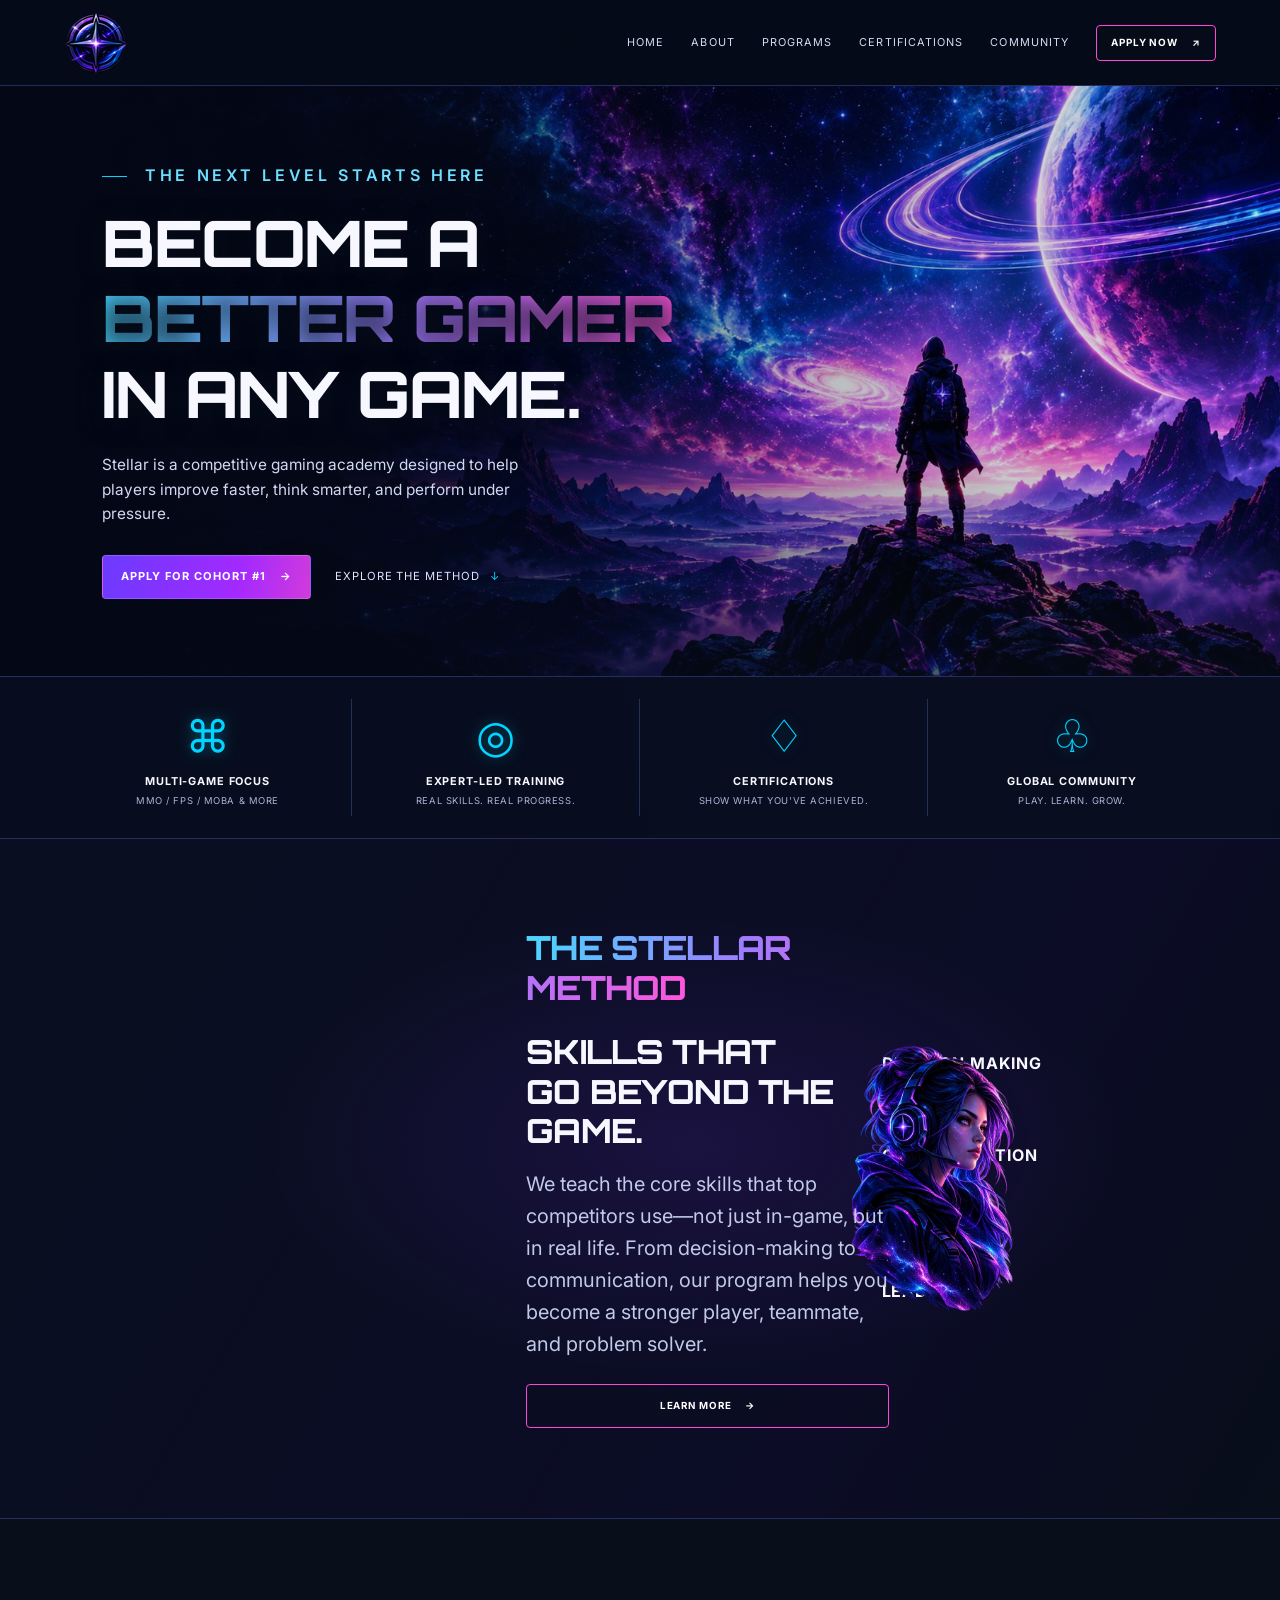
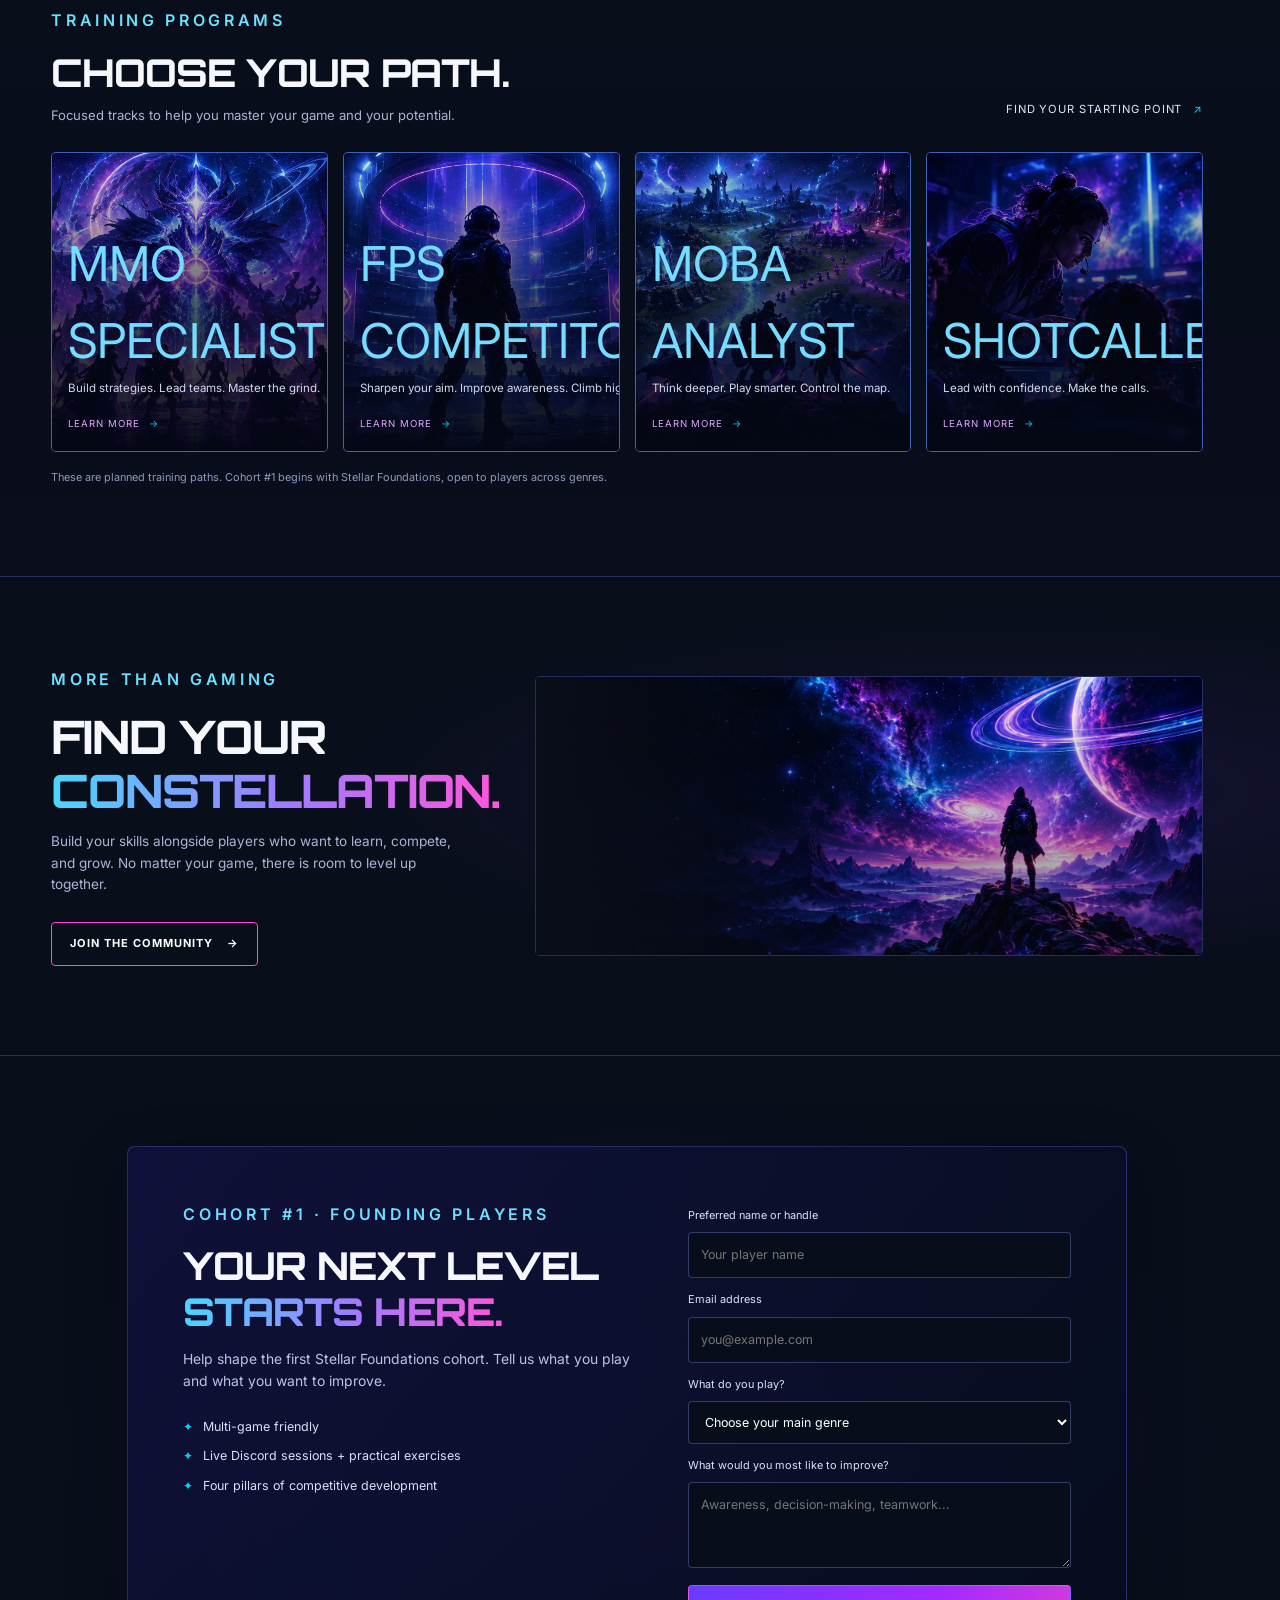
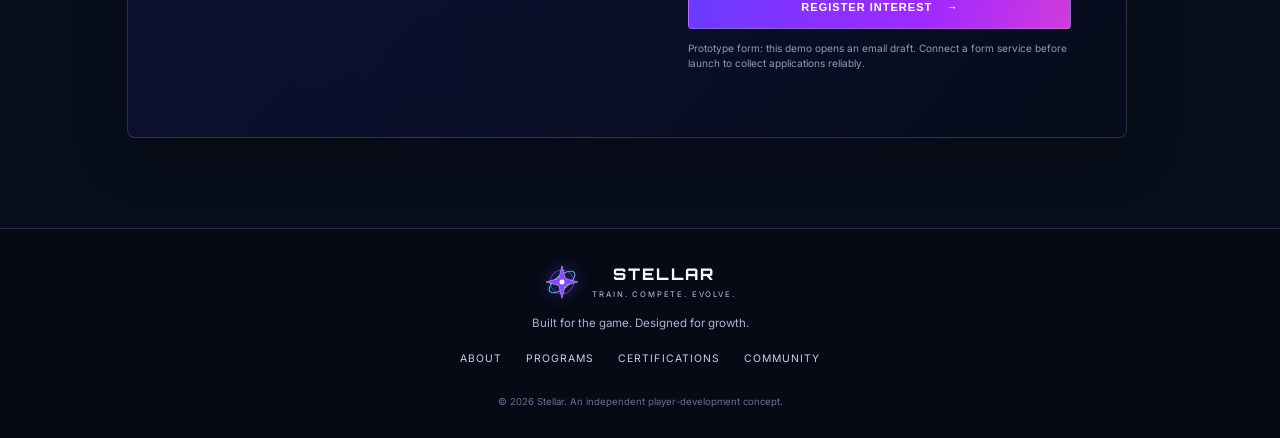
<file: index.html>
<!doctype html>
<html lang="en">
<head>
  <meta charset="utf-8">
  <meta name="viewport" content="width=device-width, initial-scale=1">
  <meta name="theme-color" content="#080e1a">
  <meta name="description" content="Stellar is a multi-game training community helping players improve awareness, decision-making, communication, and deliberate practice.">
  <title>Stellar — Train. Compete. Evolve.</title>
  <link rel="preconnect" href="https://fonts.googleapis.com">
  <link rel="preconnect" href="https://fonts.gstatic.com" crossorigin>
  <link href="https://fonts.googleapis.com/css2?family=Inter:wght@400;500;600;700&family=Orbitron:wght@500;600;700;800&display=swap" rel="stylesheet">
  <link rel="stylesheet" href="styles.css">
</head>
<body>
  <div class="site-shell">
    <header class="site-header">
      <div><img src="assets/favicon.png" alt="Stellar logo" loading="lazy"></div>
      <button class="menu-toggle" aria-label="Open navigation" aria-expanded="false" aria-controls="primary-nav"><span></span><span></span><span></span></button>
      <nav id="primary-nav" class="primary-nav" aria-label="Main navigation">
        <a href="#home">Home</a><a href="#about">About</a><a href="#programs">Programs</a><a href="#certifications">Certifications</a><a href="#community">Community</a>
        <a class="button button-outline nav-cta" href="#apply">Apply now <span aria-hidden="true">↗</span></a>
      </nav>
    </header>

    <main>
      <section class="hero" id="home" aria-labelledby="hero-title">
        <div class="hero-image" role="img" aria-label="A lone gamer looks across a luminous purple and blue cosmic landscape"></div>
        <div class="hero-shade"></div>
        <div class="hero-content">
          <p class="eyebrow"><span class="eyebrow-line"></span> THE NEXT LEVEL STARTS HERE</p>
          <h1 id="hero-title">BECOME A<br><span>BETTER GAMER</span><br>IN ANY GAME.</h1>
          <p class="hero-copy">Stellar is a competitive gaming academy designed to help players improve faster, think smarter, and perform under pressure.</p>
          <div class="hero-actions"><a class="button button-primary" href="#apply">Apply for Cohort #1 <span aria-hidden="true">→</span></a><a class="text-link" href="#method">Explore the method <span aria-hidden="true">↓</span></a></div>
        </div>
      </section>

      <section class="feature-strip" aria-label="What Stellar offers">
        <article class="feature"><span class="feature-icon" aria-hidden="true">⌘</span><h2>Multi-game focus</h2><p>MMO / FPS / MOBA &amp; more</p></article>
        <article class="feature"><span class="feature-icon" aria-hidden="true">◎</span><h2>Expert-led training</h2><p>Real skills. Real progress.</p></article>
        <article class="feature"><span class="feature-icon" aria-hidden="true">♢</span><h2>Certifications</h2><p>Show what you've achieved.</p></article>
        <article class="feature"><span class="feature-icon" aria-hidden="true">♧</span><h2>Global community</h2><p>Play. Learn. Grow.</p></article>
      </section>

      <section class="method-section section-pad" id="method">
        <div class="method-copy" id="about">
          <h2 class="eyebrow"><span><u>THE STELLAR METHOD</u></span></h2>
          <br/>
          <h2>SKILLS THAT<br>GO BEYOND THE GAME.</h2>
          <p>We teach the core skills that top competitors use—not just in-game, but in real life. From decision-making to communication, our program helps you become a stronger player, teammate, and problem solver.</p>
          <a class="button button-outline" href="#pillars">LEARN MORE <span aria-hidden="true">→</span></a>
        </div>
        <div aria-hidden="true"><img class="image-break" src="assets/gamer-portrait.png" alt="" loading="lazy"></div>
        <div class="method-pillars" id="pillars">
                    <div class="mini-pillar"><span></span>
                      <div><strong>Decision Making</strong></div>
                    </div>
                    <div class="mini-pillar"><span></span>
                      <div><strong>Awareness</strong></div>
                    </div>
                    <div class="mini-pillar"><span></span>
                      <div><strong>Communication</strong></div>
                    </div>
                    <div class="mini-pillar"><span></span>
                      <div><strong>Teamwork</strong></div>
                    </div>
                    <div class="mini-pillar"><span></span>
                      <div><strong>Consistency</strong></div>
                    </div>
                    <div class="mini-pillar"><span></span>
                      <div><strong>Leadership</strong></div>
                    </div>
        </div>
        
      </section>

      <section class="programs-section section-pad" id="programs">
        <div class="section-heading"><div><p class="eyebrow">TRAINING PROGRAMS</p><h2>CHOOSE YOUR PATH.</h2><p class="section-intro">Focused tracks to help you master your game and your potential.</p></div><a class="text-link desktop-link" href="#apply">Find your starting point <span aria-hidden="true">↗</span></a></div>
        <div class="program-grid">
          <article class="program-card"><img src="assets/mmo-specialist.jpg" alt="Fantasy MMO-style party facing a glowing cosmic encounter" loading="lazy"><div class="card-overlay"></div><div class="program-content"><span class="program-number">MMO SPECIALIST</span><p>Build strategies. Lead teams. Master the grind.</p><a href="#apply" aria-label="Learn more about MMO Specialist">Learn more <span>→</span></a></div></article>
          <article class="program-card"><img src="assets/fps-competitor.jpg" alt="Armored sci-fi competitor in a neon arena" loading="lazy"><div class="card-overlay"></div><div class="program-content"><span class="program-number">FPS COMPETITOR</span><p>Sharpen your aim. Improve awareness. Climb higher.</p><a href="#apply" aria-label="Learn more about FPS Competitor">Learn more <span>→</span></a></div></article>
          <article class="program-card"><img src="assets/moba-analyst.jpg" alt="Fantasy multiplayer strategy battlefield under a purple-blue sky" loading="lazy"><div class="card-overlay"></div><div class="program-content"><span class="program-number">MOBA ANALYST</span><p>Think deeper. Play smarter. Control the map.</p><a href="#apply" aria-label="Learn more about MOBA Analyst">Learn more <span>→</span></a></div></article>
          <article class="program-card"><img src="assets/shotcaller.jpg" alt="Team leader coordinating players in a dark esports room" loading="lazy"><div class="card-overlay"></div><div class="program-content"><span class="program-number">SHOTCALLER</span><p>Lead with confidence. Make the calls.</p><a href="#apply" aria-label="Learn more about Shotcaller">Learn more <span>→</span></a></div></article>
        </div>
        <p class="program-note">These are planned training paths. Cohort #1 begins with Stellar Foundations, open to players across genres.</p>
      </section>

      <section class="community-section section-pad" id="community">
        <div><p class="eyebrow">MORE THAN GAMING</p><h2>FIND YOUR<br><span>CONSTELLATION.</span></h2><p>Build your skills alongside players who want to learn, compete, and grow. No matter your game, there is room to level up together.</p><a class="button button-outline" href="#apply">Join the community <span aria-hidden="true">→</span></a></div>
        <div class="community-art" aria-hidden="true"><img src="assets/hero-cosmic.jpg" alt="" loading="lazy"></div>
      </section>

      <section class="apply-section section-pad" id="apply">
        <div class="apply-panel"><div class="apply-copy"><p class="eyebrow">COHORT #1 · FOUNDING PLAYERS</p><h2>YOUR NEXT LEVEL<br><span>STARTS HERE.</span></h2><p>Help shape the first Stellar Foundations cohort. Tell us what you play and what you want to improve.</p><ul><li>Multi-game friendly</li><li>Live Discord sessions + practical exercises</li><li>Four pillars of competitive development</li></ul></div>
          <form class="apply-form" id="interest-form">
            <label for="player-name">Preferred name or handle</label><input id="player-name" name="name" autocomplete="nickname" required placeholder="Your player name">
            <label for="player-email">Email address</label><input id="player-email" name="email" type="email" autocomplete="email" required placeholder="you@example.com">
            <label for="player-game">What do you play?</label><select id="player-game" name="game" required><option value="" disabled selected>Choose your main genre</option><option>MMO</option><option>FPS</option><option>MOBA</option><option>Multiple genres</option><option>Other</option></select>
            <label for="player-goal">What would you most like to improve?</label><textarea id="player-goal" name="goal" rows="3" placeholder="Awareness, decision-making, teamwork..."></textarea>
            <button class="button button-primary form-submit" type="submit">Register interest <span aria-hidden="true">→</span></button>
            <p class="form-note">Prototype form: this demo opens an email draft. Connect a form service before launch to collect applications reliably.</p>
            <p class="form-status" id="form-status" role="status" aria-live="polite"></p>
          </form>
        </div>
      </section>
    </main>

    <footer class="site-footer">
      <a class="brand footer-brand" href="#home" aria-label="Stellar home"><svg class="brand-mark" viewBox="0 0 100 100" aria-hidden="true"><circle cx="50" cy="50" r="33" fill="none" stroke="#8c45ff" stroke-width="2"/><ellipse cx="50" cy="50" rx="43" ry="18" fill="none" stroke="#45d8ff" stroke-width="2.6" transform="rotate(-38 50 50)"/><path d="M50 5 59 40 94 50 59 60 50 95 41 60 6 50 41 40Z" fill="#8c45ff" stroke="#d9faff" stroke-width="1.2"/><circle cx="50" cy="50" r="7" fill="#fff"/></svg><span class="brand-copy"><span class="brand-name">STELLAR</span><span class="brand-tagline">TRAIN. COMPETE. EVOLVE.</span></span></a>
      <p>Built for the game. Designed for growth.</p>
      <div class="footer-links"><a href="#about">About</a><a href="#programs">Programs</a><a href="#certifications">Certifications</a><a href="#community">Community</a></div>
      <small>© <span id="year"></span> Stellar. An independent player-development concept.</small>
    </footer>
  </div>
  <script src="script.js"></script>
</body>
</html>
</file>
<file: styles.css>
:root {
  --deep:#080e1a;
  --midnight:#111240;
  --purple:#6a3bff;
  --violet:#8c45ff;
  --magenta:#ff46d6;
  --cyan:#00d4ff;
  --white:#f7f8ff;
  --muted:#aab4d5;
  --line:rgba(107,135,255,.28);
  --font-head:'Orbitron',sans-serif;
  --font-body:'Inter',sans-serif;
--content:1240px}

* {
box-sizing:border-box}

html {
  scroll-behavior:smooth;
scroll-padding-top:90px}

body {
  margin:0;
  background:var(--deep);
  color:var(--white);
  font-family:var(--font-body);
line-height:1.6}

a {
  color:inherit;
text-decoration:none}

img {
  display:block;
max-width:100%}

.site-shell {
  max-width: 100%;
  margin: 0;
  overflow: hidden;
  background: radial-gradient(
    ellipse at 75% 0%,
    rgba(66, 34, 145, 0.16),
    transparent 35%
  ), var(--deep);
}

.site-header {
  height:86px;
  display:flex;
  align-items:center;
  justify-content:space-between;
  gap:30px;
  padding:0 clamp(20px,5vw,76px);
  border-bottom:1px solid var(--line);
  background:rgba(5,10,24,.9);
  position:sticky;
  top:0;
  z-index:20;
backdrop-filter:blur(16px)}

.brand {
  display:flex;
  align-items:center;
  gap:12px;
flex-shrink:0}

.brand-mark {
  width:45px;
  height:45px;
filter:drop-shadow(0 0 8px rgba(140,69,255,.5))}

.brand-copy {
  display:flex;
  flex-direction:column;
line-height:1.2}

.brand-name {
  font-family:var(--font-head);
  font-weight:800;
  font-size:1.18rem;
letter-spacing:.13em}

.brand-tagline {
  font-size:.57rem;
  letter-spacing:.24em;
  color:#b7c4ee;
margin-top:6px}

.primary-nav {
  display:flex;
  align-items:center;
gap:clamp(15px,2.1vw,32px)}

.primary-nav>a:not(.button) {
  border:transparent;
  font-size:.68rem;
  letter-spacing:.1em;
  text-transform:uppercase;
  color:#d5dbf3;
transition:color .2s}

.primary-nav>a:not(.button):hover,.footer-links a:hover {
color:var(--cyan)}

.button {
  min-height:44px;
  padding:12px 18px;
  display:inline-flex;
  align-items:center;
  justify-content:center;
  gap:14px;
  border-radius:4px;
  text-transform:uppercase;
  font-size:.69rem;
  letter-spacing:.09em;
  font-weight:700;
  transition:transform .2s,box-shadow .2s,border-color .2s;
cursor:pointer}

.button:hover {
  transform:translateY(-2px);
box-shadow:0 0 24px rgba(106,59,255,.3)}

.button-primary {
  background:linear-gradient(105deg,var(--purple),#a329ff 65%,#d13bdb);
  border:1px solid rgba(255,255,255,.18);
color:white}

.button-outline {
  background:rgba(8,14,26,.25);
  border:1px solid var(--magenta);
color:#fff}

.nav-cta {
  min-height:36px;
  padding:8px 14px;
font-size:.62rem}

.menu-toggle {
  display:none;
  background:none;
  border:0;
padding:8px}

.menu-toggle span {
  display:block;
  width:25px;
  height:2px;
  margin:5px;
background:white}

.hero {
  position:relative;
  min-height:590px;
  display:flex;
  align-items:center;
  padding:75px clamp(24px,8vw,120px);
  isolation:isolate;
overflow:hidden}

.hero-image,.hero-shade {
  position:absolute;
  inset:0;
z-index:-2}

.hero-image {
    width: 100%;
    background-image: url('../../assets/hero-cosmic.jpg');
    background-size: cover;
    background-position: center 48%;
    transform: scale(1.015);
}

.hero-shade {
  z-index:-1;
background:linear-gradient(90deg,rgba(4,8,22,.96) 0%,rgba(4,8,22,.83) 28%,rgba(4,8,22,.28) 62%,rgba(4,8,22,.08) 100%),linear-gradient(0deg,rgba(8,14,26,.6),transparent 35%)}

.hero-content {
max-width:580px}

.eyebrow {
  font-size:1rem;
  text-transform:uppercase;
  letter-spacing:.23em;
  color:#6fdfff;
  margin:0 0 16px;
font-weight:600}

.eyebrow-line {
  display:inline-block;
  width:25px;
  height:1px;
  background:var(--cyan);
  vertical-align:middle;
margin-right:10px}

.hero h1,.method-copy h2,.section-heading h2,.community-section h2,.apply-copy h2 {
  font-family:var(--font-head);
  font-weight:800;
  line-height:1.18;
  letter-spacing:-.025em;
margin:0}

.hero h1 {
  font-size:clamp(2.4rem,5vw,4.65rem);
text-shadow:0 4px 24px #080e1a}

.hero h1 span,.method-copy h2 span,.community-section h2 span,.apply-copy h2 span {
  background:linear-gradient(90deg,#49d7ff,#a07bff 53%,#ff56dc);
  -webkit-background-clip:text;
  background-clip:text;
color:transparent}

.hero-copy {
  max-width:430px;
  color:#d1d8f2;
  font-size:.96rem;
margin:22px 0 28px}

.hero-actions {
  display:flex;
  align-items:center;
  gap:24px;
flex-wrap:wrap}

.text-link {
  font-size:.7rem;
  letter-spacing:.08em;
  text-transform:uppercase;
color:#dfe5ff}

.text-link span {
  color:var(--cyan);
margin-left:7px}

.hero-index {
  position:absolute;
  bottom:25px;
  right:clamp(24px,5vw,75px);
  display:flex;
  align-items:center;
  gap:10px;
  color:#d0d8fa;
  font-size:.58rem;
letter-spacing:.18em}

.hero-index>span:first-child {
  color:var(--cyan);
font-family:var(--font-head)}

.index-rule {
  height:1px;
  width:44px;
background:linear-gradient(90deg,var(--cyan),var(--purple))}

.feature-strip {
  display:grid;
  grid-template-columns:repeat(4,1fr);
  border-top:1px solid var(--line);
  border-bottom:1px solid var(--line);
  background:rgba(8,13,31,.95);
padding:22px clamp(18px,5vw,70px)}

.feature {
  padding:8px 24px;
  text-align:center;
border-right:1px solid var(--line)}

.feature:last-child {
border:0}

.feature-icon {
  font-size:2.8rem;
  color:var(--cyan);
  display:block;
  line-height:1.3;
text-shadow:0 0 15px rgba(0,212,255,.4)}

.feature h2 {
  font-size:.68rem;
  text-transform:uppercase;
  letter-spacing:.08em;
margin:8px 0 2px}

.feature p {
  font-size:.59rem;
  text-transform:uppercase;
  letter-spacing:.06em;
  color:var(--muted);
margin:0}

.section-pad {
  padding: clamp(60px, 7vw, 100px) clamp(22px, 6vw, 90px);  
  padding-left: clamp(24px, 4vw, 56px);}


.method-section {
  text-align: left;
  position: relative;
  display: grid;
  grid-template-columns: repeat(3, minmax(0, 1fr));
  align-items: center;
  gap: 32px;
  width: 100%;
  min-height: 390px;
  margin-inline: auto;
  border-bottom: 1px solid var(--line);
  background:
    radial-gradient(ellipse at 54% 45%, rgba(91,39,184,.19), transparent 44%),
    linear-gradient(120deg, #090f20, #0c0c26 70%, #080e1a);
}

.method-copy {
  position: relative;
  z-index: 1;
  display: flex;
  flex-direction: column;
  align-items: left;
  width: 100%;
  max-width: 560px;
  margin-left: 475px;
}

.method-copy h2 {
  font-size: clamp(1.65rem, 2.6vw, 2.55rem);
}

.method-copy > p:not(.eyebrow) {
  font-size: 1.25rem;
  color: #c0c9e7;
  max-width: 430px;
  margin: 18px 0 24px;
}

.method-copy .button {
  font-size: .61rem;
}

.method-pillars {
  display: grid;
  gap: 20px;
  width: 100%;
  justify-self: start;
}

.mini-pillar {
  display: flex;
  align-items: center;
  gap: 13px;
}

.mini-pillar > span {
  font-size: 1.45rem;
  color: #c08aff;
  width: 28px;
  flex-shrink: 0;
  text-align: center;
}

.mini-pillar div {
  display: grid;
  column-gap: 5px;
  align-items: left;
}

.mini-pillar b {
  font-size: .80rem;
  font-family: var(--font-head);
}

.mini-pillar strong {
  font-size: 1rem;
  text-transform: uppercase;
  letter-spacing: .06em;
}

/* .mini-pillar small {
  grid-column: 2;
  color: #8492bb;
  font-size: .62rem;
} */

@media (max-width: 768px) {
  .method-section {
    grid-template-columns: 1fr;
    gap: 36px;
  }

  .method-copy,
  .method-pillars {
    justify-self: center;
    max-width: 500px;
  }
}

.image-break{
  height: 50%;
  width: 50%;
  transform: scaleX(-1);
  margin-left: 400px;
}

.programs-section {
  background:linear-gradient(180deg,#080e1a,#090d1c);
border-bottom:1px solid var(--line)}

.section-heading {
  display:flex;
  align-items:end;
  justify-content:space-between;
  gap:24px;
margin-bottom:26px}

.section-heading h2 {
font-size:clamp(1.6rem,3vw,2.45rem)}

.section-intro {
  font-size:.82rem;
  color:var(--muted);
margin:10px 0 0}

.desktop-link {
margin-bottom:7px}

.program-grid {
  display:grid;
  grid-template-columns:repeat(4,1fr);
gap:15px}

.program-card {
  height:300px;
  position:relative;
  overflow:hidden;
  border:1px solid rgba(92,137,255,.65);
  border-radius:5px;
  background:#11142c;
  isolation:isolate;
transition:transform .25s,border-color .25s}

.program-card:hover {
  transform:translateY(-5px);
border-color:var(--magenta)}

.program-card>img {
  position:absolute;
  inset:0;
  width:100%;
  height:100%;
  object-fit:cover;
  z-index:-2;
transition:transform .4s}

.program-card:hover>img {
transform:scale(1.05)}

.card-overlay {
  position:absolute;
  inset:0;
  z-index:-1;
background:linear-gradient(0deg,rgba(4,7,20,.98) 0%,rgba(4,7,20,.72) 42%,rgba(4,7,20,.05) 100%)}

.program-content {
  position:absolute;
  bottom:0;
padding:19px 16px 17px}

.program-number {
  font-size:48px;
color:#73dcff}

.program-content h3 {
  font-family:var(--font-head);
  font-size:.83rem;
  letter-spacing:.03em;
margin:7px 0}

.program-content p {
  font-size:.72rem;
  line-height:1.45;
  color:#d1d8ee;
margin:0 0 12px}

.program-content>a {
  font-size:.6rem;
  text-transform:uppercase;
  letter-spacing:.1em;
color:#e3a4ff}

.program-content>a span {
  color:var(--cyan);
margin-left:5px}

.program-note {
  font-size:.68rem;
  color:#8f9bbd;
margin:17px 0 0}

.cert-banner {
  position:relative;
  display:flex;
  align-items:center;
  justify-content:center;
  gap:28px;
  padding:28px clamp(20px,6vw,80px);
  min-height:180px;
  overflow:hidden;
  border-bottom:1px solid var(--line);
background:linear-gradient(90deg,rgba(30,13,69,.92),rgba(7,12,30,.9)),url('../assets/hero-cosmic.jpg') center 58%/cover}

.cert-stars {
  position:absolute;
  inset:0;
  background:radial-gradient(circle at 20% 20%,rgba(255,255,255,.7) 0 1px,transparent 2px),radial-gradient(circle at 78% 64%,rgba(0,212,255,.8) 0 1px,transparent 2px);
  background-size:80px 80px,110px 110px;
opacity:.35}

.cert-emblem {
  width:90px;
  flex-shrink:0;
  filter:drop-shadow(0 0 14px rgba(140,69,255,.5));
z-index:1}

.cert-emblem svg {
  width:100%;
  fill:none;
  stroke:#9b74ff;
stroke-width:2}

.cert-emblem svg path {
  fill:#733dff;
stroke:#d7f9ff}

.cert-emblem svg circle:last-child {
  fill:#fff;
stroke:none}

.cert-copy {
  z-index:1;
max-width:500px}

.cert-copy .eyebrow {
margin-bottom:5px}

.cert-copy h2 {
  font-family:var(--font-head);
  font-size:1rem;
margin:0 0 6px}

.cert-copy p:last-child {
  font-size:.74rem;
  color:#cbd4f1;
margin:0}

.cert-banner>.button {
  z-index:1;
  margin-left:auto;
white-space:nowrap}

.community-section {
  display:grid;
  grid-template-columns:.8fr 1.2fr;
  align-items:center;
  gap:35px;
  min-height:350px;
  border-bottom:1px solid var(--line);
background:radial-gradient(ellipse at 80% 45%,rgba(95,42,186,.15),transparent 50%)}

.community-section h2 {
font-size:clamp(1.8rem,3.6vw,3rem)}

.community-section>div:first-child>p:not(.eyebrow) {
  max-width:420px;
  color:var(--muted);
font-size:.85rem}

.community-section .button {
margin-top:12px}

.community-art {
  height:280px;
  overflow:hidden;
  border:1px solid var(--line);
  border-radius:5px;
position:relative}

.community-art:after {
  content:"";
  position:absolute;
  inset:0;
background:linear-gradient(90deg,#0a0e1a 0%,transparent 45%),linear-gradient(0deg,rgba(7,10,23,.5),transparent)}

.community-art img {
  width:100%;
  height:100%;
  object-fit:cover;
object-position:center 56%}

.apply-section {
background:radial-gradient(ellipse at 50% 50%,rgba(72,37,149,.22),transparent 65%)}

.apply-panel {
  max-width:1000px;
  margin:0 auto;
  display:grid;
  grid-template-columns:1fr .85fr;
  gap:55px;
  padding:clamp(25px,5vw,55px);
  border:1px solid var(--line);
  border-radius:8px;
  background:linear-gradient(130deg,rgba(17,18,64,.8),rgba(7,13,28,.95));
box-shadow:0 18px 60px rgba(0,0,0,.2)}

.apply-copy h2 {
font-size:clamp(1.7rem,3vw,2.6rem)}

.apply-copy>p:not(.eyebrow) {
  color:#bac5e5;
font-size:.87rem}

.apply-copy ul {
  list-style:none;
  padding:0;
margin:24px 0}

.apply-copy li {
  margin:10px 0;
  color:#d9e0f6;
font-size:.78rem}

.apply-copy li:before {
  content:"✦";
  color:var(--cyan);
margin-right:10px}

.apply-form {
  display:flex;
  flex-direction:column;
gap:8px}

.apply-form label {
  font-size:.68rem;
  color:#dce3fa;
margin-top:5px}

.apply-form input,.apply-form select,.apply-form textarea {
  width:100%;
  border:1px solid rgba(117,139,221,.38);
  background:#080d1b;
  color:white;
  padding:12px;
  border-radius:4px;
  font:inherit;
  font-size:.78rem;
outline:none}

.apply-form input:focus,.apply-form select:focus,.apply-form textarea:focus {
  border-color:var(--cyan);
box-shadow:0 0 0 3px rgba(0,212,255,.08)}

.apply-form select option {
background:#080d1b}

.form-submit {
  margin-top:9px;
width:100%}

.form-note,.form-status {
  font-size:.63rem;
  line-height:1.45;
  color:#8f9bbd;
margin:4px 0 0}

.form-status {
color:#7be6ff}

.site-footer {
  padding:35px 25px 25px;
  text-align:center;
  border-top:1px solid var(--line);
background:#060a15}

.footer-brand {
justify-content:center}

.footer-brand .brand-mark {
  width:36px;
height:36px}

.footer-brand .brand-name {
font-size:1rem}

.footer-brand .brand-tagline {
font-size:.48rem}

.site-footer>p {
  font-size:.72rem;
  color:var(--muted);
margin:14px 0}

.footer-links {
  display:flex;
  justify-content:center;
  flex-wrap:wrap;
  gap:24px;
margin:19px 0}

.footer-links a {
  font-size:.65rem;
  text-transform:uppercase;
  letter-spacing:.1em;
color:#c7d0ec}

.site-footer small {
  font-size:.6rem;
color:#657294}

@media(max-width:1000px) {
  .primary-nav {
  gap:13px}

  .primary-nav>a:not(.button) {
  font-size:.6rem}

  .brand-name {
  font-size:1rem}

  .brand-tagline {
  font-size:.48rem}

  .method-section {
    grid-template-columns:.75fr 1fr;
  gap:20px}

  .method-art {
    position:absolute;
    left:0;
    bottom:0;
    width:40%;
  opacity:.42}

  .method-copy {
    grid-column:1/2;
  padding-left:8px}

  .method-pillars {
  grid-column:2/3}

  .program-grid {
  grid-template-columns:repeat(2,1fr)}

  .program-card {
  height:330px}

  .cert-banner {
  gap:18px}

  .cert-copy h2 {
  font-size:.85rem}

}

@media(max-width:720px) {
  html {
  scroll-padding-top:72px}

  .site-header {
    height:72px;
  padding:0 18px}

  .brand-mark {
    width:39px;
  height:39px}

  .brand-name {
  font-size:.98rem}

  .brand-tagline {
  font-size:.45rem}

  .menu-toggle {
    display:block;
  z-index:22}

  .primary-nav {
    display:none;
    position:absolute;
    top:71px;
    left:0;
    right:0;
    padding:20px;
    background:rgba(6,10,24,.98);
    border-bottom:1px solid var(--line);
    flex-direction:column;
    align-items:stretch;
  gap:0}

  .primary-nav.is-open {
  display:flex}

  .primary-nav>a:not(.button) {
    font-size:.75rem;
    padding:14px 6px;
  border-bottom:1px solid rgba(255,255,255,.07)}

  .nav-cta {
  margin-top:15px}

  .hero {
    min-height:610px;
    padding:65px 24px 75px;
  align-items:flex-start}

  .hero-image {
  background-position:60% center}

  .hero-shade {
  background:linear-gradient(90deg,rgba(4,8,22,.92),rgba(4,8,22,.5)),linear-gradient(0deg,rgba(8,14,26,.6),transparent 55%)}

  .hero-content {
  margin-top:25px}

  .hero h1 {
  font-size:clamp(2.25rem,10vw,3.7rem)}

  .hero-copy {
    font-size:.88rem;
  max-width:350px}

  .hero-actions {
    align-items:flex-start;
    gap:15px;
  flex-direction:column}

  .hero-index {
    right:22px;
  bottom:18px}

  .feature-strip {
    grid-template-columns:repeat(2,1fr);
  padding:15px}

  .feature {
    padding:15px 8px;
    border-right:1px solid var(--line);
  border-bottom:1px solid var(--line)}

  .feature:nth-child(2) {
  border-right:0}

  .feature:nth-child(3),.feature:nth-child(4) {
  border-bottom:0}

  .feature h2 {
  font-size:.62rem}

  .feature p {
  font-size:.53rem}

  .section-pad {
  padding:58px 20px}

  .method-section {
    display:block;
    min-height:0;
    padding-top:60px;
  padding-bottom:55px}

  .method-art {
    width:70%;
    left:auto;
    right:-10%;
    top:10px;
    bottom:auto;
    height:280px;
  opacity:.28}

  .method-art img {
    height:100%;
  object-position:center}

  .method-copy {
    padding:0;
  max-width:540px}

  .method-copy h2 {
  font-size:clamp(1.55rem,7vw,2.2rem)}

  .method-copy>p:not(.eyebrow) {
  font-size:.82rem}

  .method-pillars {
    margin-top:35px;
    grid-template-columns:repeat(2,1fr);
    gap:20px 10px;
  position:relative}

  .mini-pillar {
    align-items:flex-start;
  gap:7px}

  .mini-pillar>span {
    font-size:1.3rem;
  width:23px}

  .mini-pillar div {
    display:flex;
    flex-direction:column;
  align-items:flex-start}

  .mini-pillar b {
  margin-bottom:3px}

  .mini-pillar strong {
  font-size:.59rem}

  .mini-pillar small {
  font-size:.58rem}

  .section-heading {
    align-items:flex-start;
  flex-direction:column}

  .section-heading h2 {
  font-size:1.65rem}

  .desktop-link {
  display:none}

  .program-grid {
    grid-template-columns:repeat(2,minmax(0,1fr));
  gap:10px}

  .program-card {
  height:275px}

  .program-content {
  padding:14px 11px}

  .program-content h3 {
  font-size:.68rem}

  .program-content p {
  font-size:.66rem}

  .program-number {
  font-size:.48rem}

  .program-content>a {
  font-size:.54rem}

  .cert-banner {
    display:grid;
    grid-template-columns:60px 1fr;
    gap:12px;
  padding:25px 20px}

  .cert-emblem {
  width:58px}

  .cert-copy h2 {
    font-size:.78rem;
  line-height:1.4}

  .cert-copy p:last-child {
  font-size:.68rem}

  .cert-banner>.button {
    grid-column:1/-1;
    width:100%;
  margin:5px 0 0}

  .community-section {
    display:flex;
    flex-direction:column;
    align-items:stretch;
  gap:25px}

  .community-art {
    height:200px;
  order:-1}

  .apply-panel {
    grid-template-columns:1fr;
    gap:24px;
  padding:24px 18px}

  .apply-copy h2 {
  font-size:1.8rem}

  .site-footer {
  padding:30px 20px 22px}

}

@media(max-width:390px) {
  .brand-tagline {
  letter-spacing:.14em}

  .program-card {
  height:250px}

  .program-content p {
  font-size:.61rem}

  .program-content h3 {
  font-size:.62rem}

  .mini-pillar strong {
  font-size:.54rem}

  .hero h1 {
  font-size:2.15rem}

}

@media(prefers-reduced-motion:reduce) {
  *,*::before,*::after {
    scroll-behavior:auto!important;
    transition:none!important;
  animation:none!important}

}
</file>
